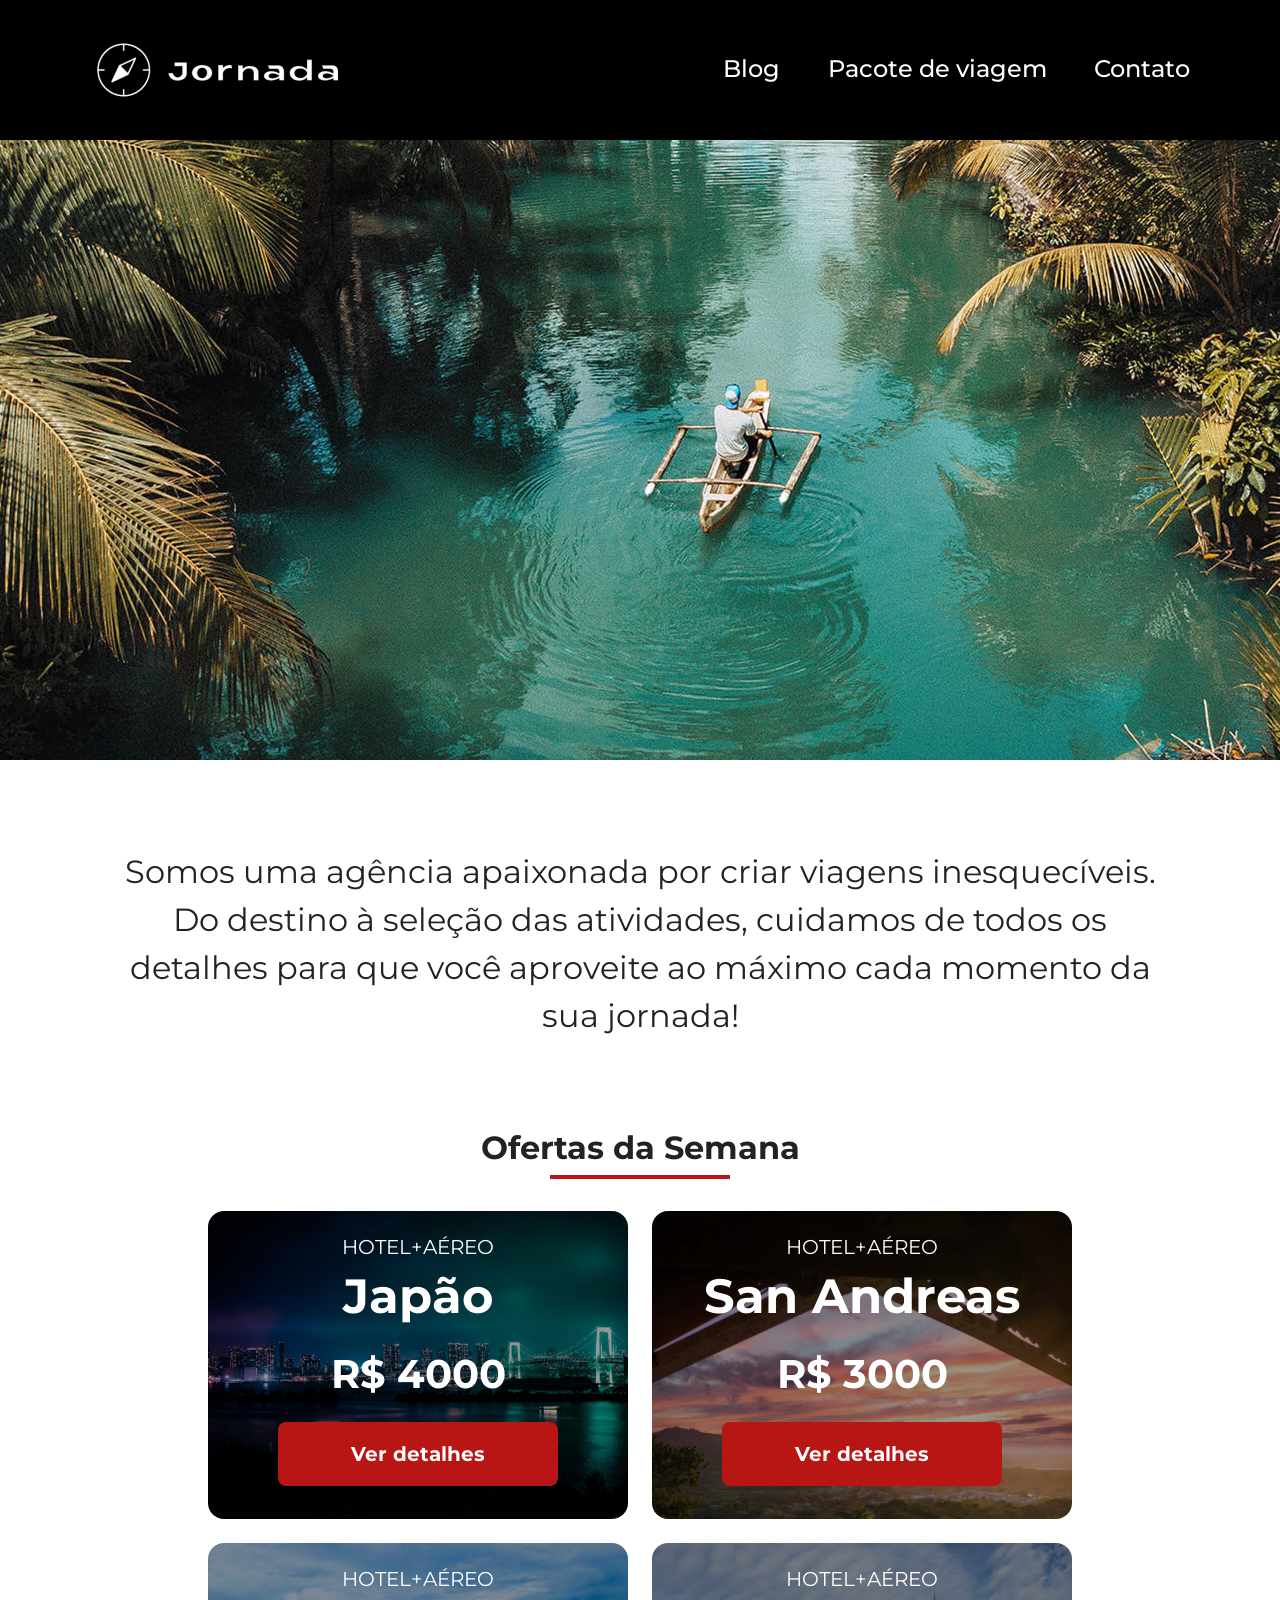
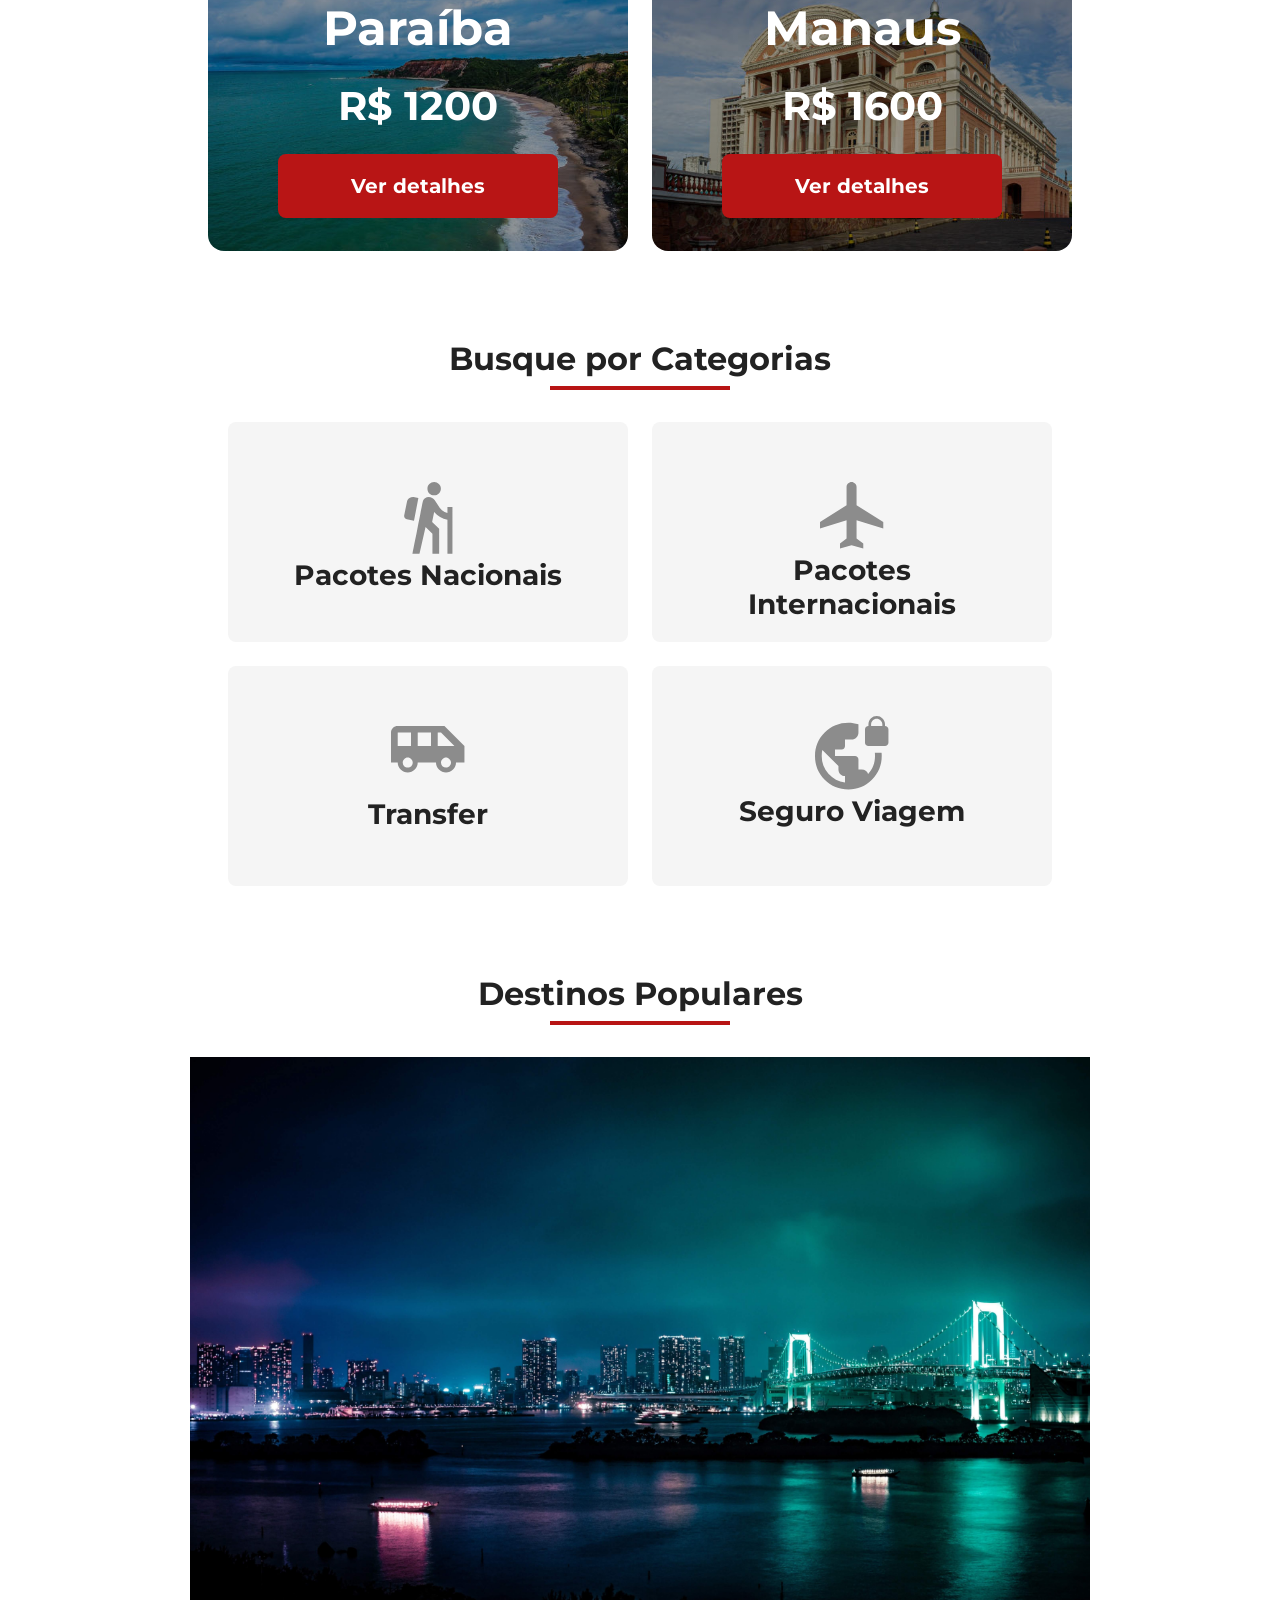
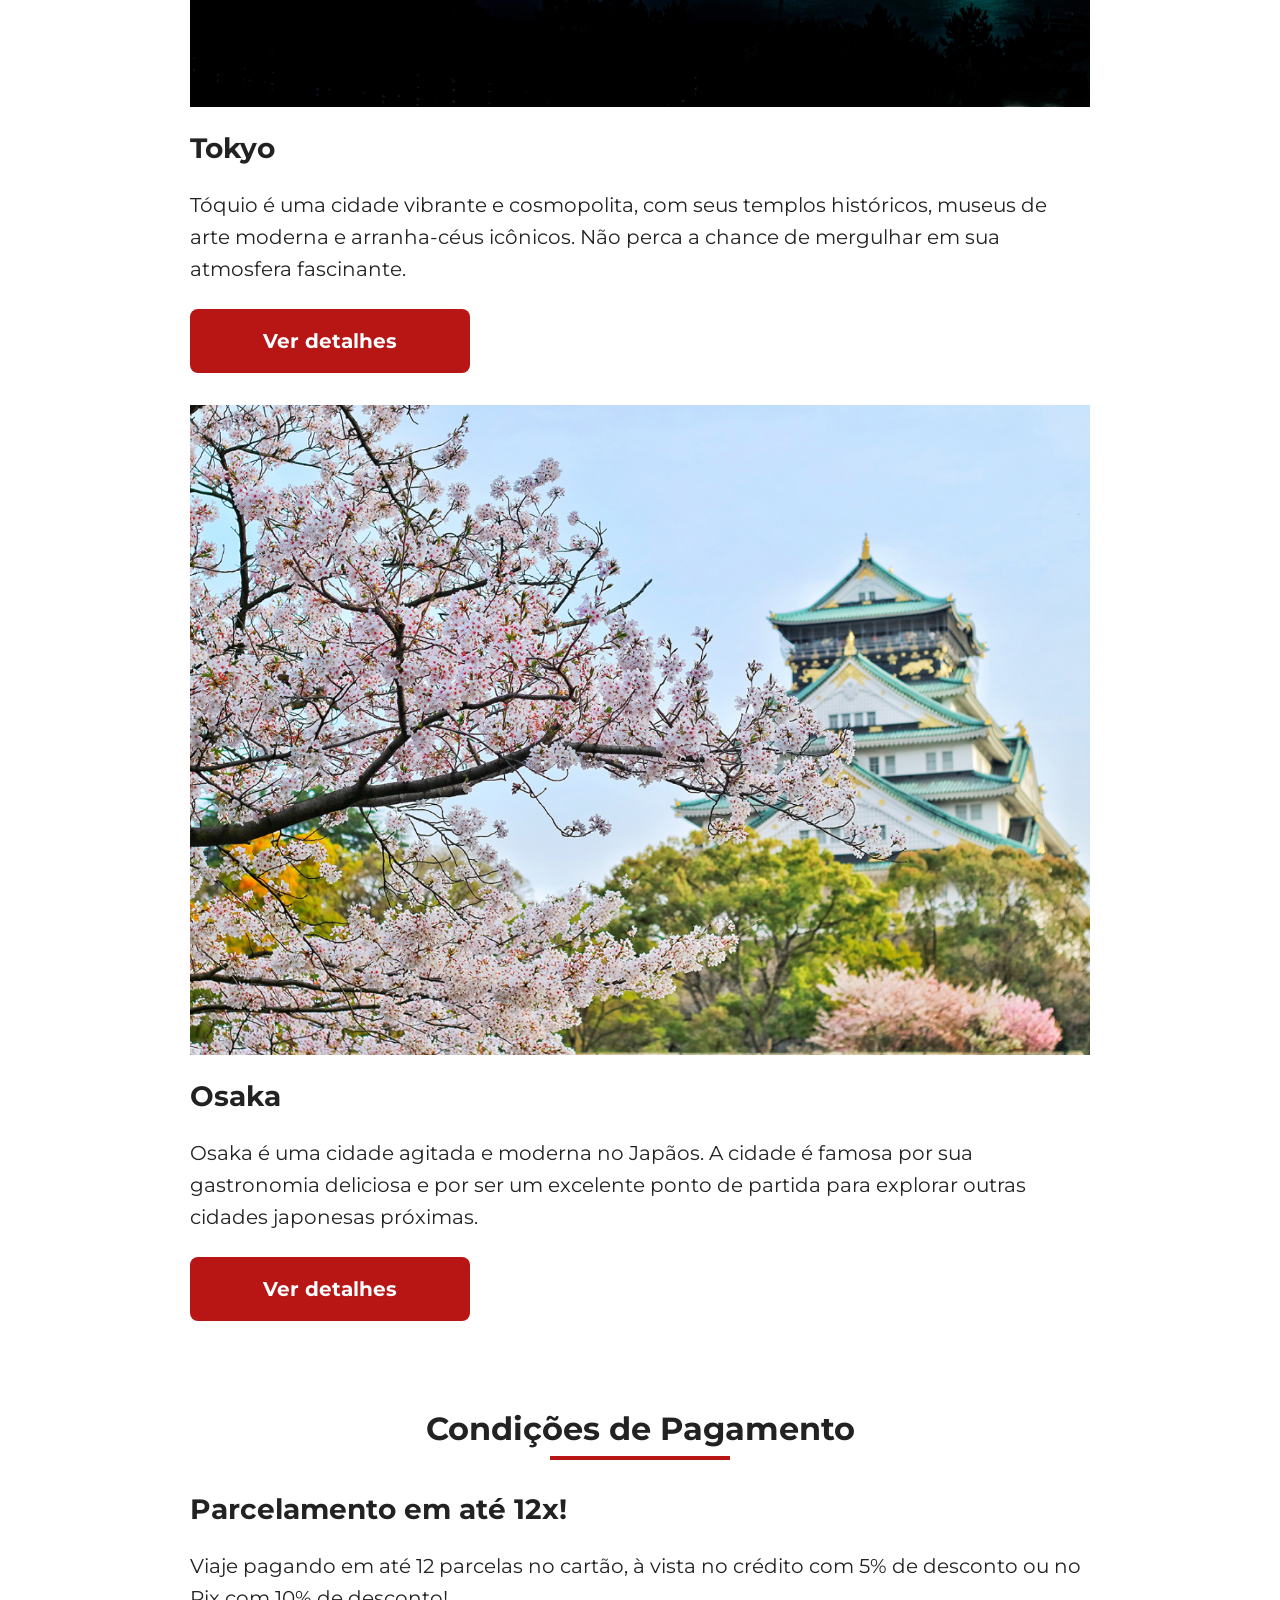
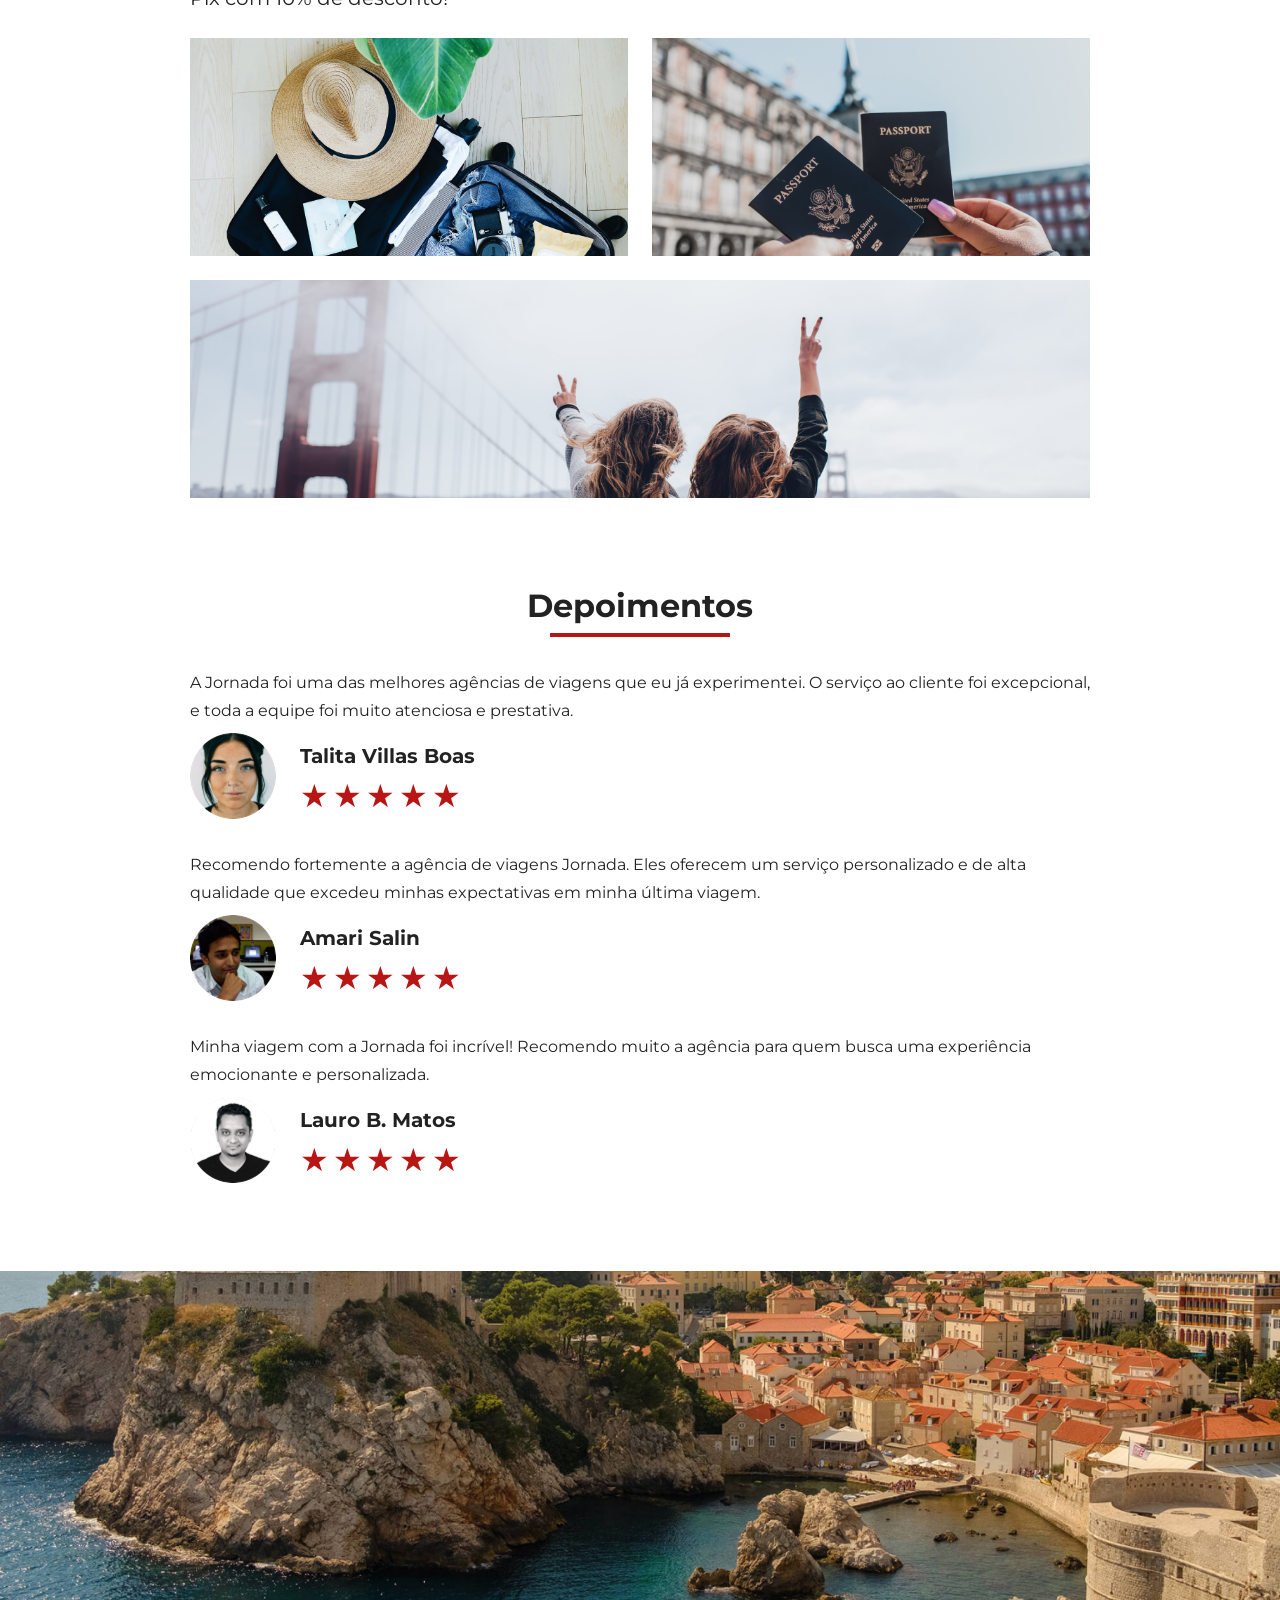
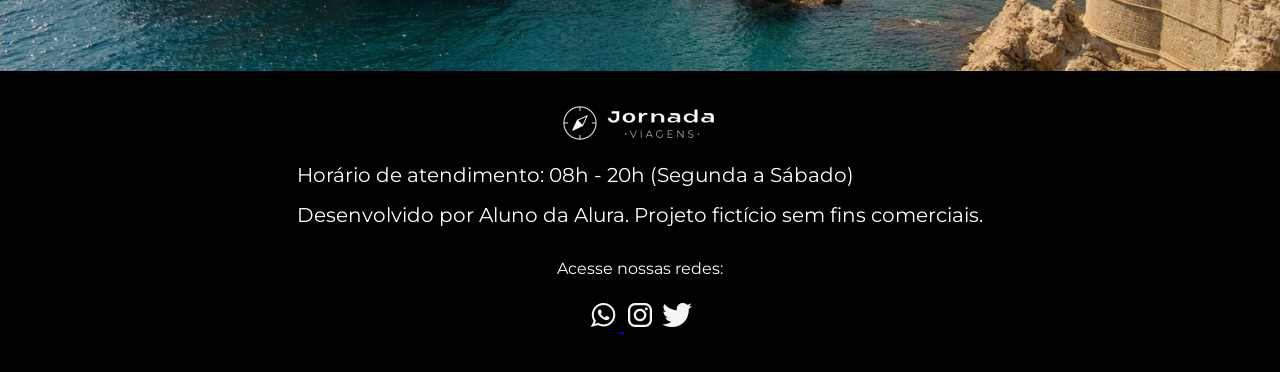
<file: index.html>
<!doctype html>
<html lang="pt-BR">
  <head>
    <meta charset="UTF-8" />
    <meta name="viewport" content="width=device-width, initial-scale=1.0" />
    <link rel="stylesheet" href="./css/style.css" />
    <title>Viagens Jornada</title>
  </head>
  <body>
    <header class="main-header">
      <a class="logo" href="index.html" title="voltar para a página inicial">
        <img
          class="img_mobile"
          src="img/bussola-jornada-branca.svg"
          alt="Bussola do logo Jornada Viagens na cor branca"
        />
        <img
          class="img_desktop"
          src="img/bussola-texto-jornada-branco.png"
          alt="Logo Jornada Viagens na cor branca"
        />
      </a>
      <div class="navigation_menu">
        <label for="menu">
          <img src="img/menu.svg" alt="menu" />
        </label>
        <input type="checkbox" id="menu" hidden />
        <nav class="lista_esconder">
          <ul class="list_link">
            <li>
              <a href="./pages/blog.html" target="_blank" title="Acessar Blog"
                >Blog</a
              >
            </li>
            <li>
              <a
                href="pacotes.html"
                target="_blank"
                title="Acessar pacotes de viagem"
                >Pacote de viagem</a
              >
            </li>
            <li>
              <a href="contato.html" target="_blank" title="Acessar contato"
                >Contato</a
              >
            </li>
          </ul>
        </nav>
      </div>
    </header>
    <section class="hero">
      <div class="hero-img"></div>
      <h2>
        Somos uma agência apaixonada por criar viagens inesquecíveis. Do destino
        à seleção das atividades, cuidamos de todos os detalhes para que você
        aproveite ao máximo cada momento da sua jornada!
      </h2>
    </section>
    <section class="offers">
      <div class="section-title">
        <h2>Ofertas da Semana</h2>
        <hr />
      </div>
      <div class="offers-cards">
        <article class="card japao">
          <header>
            <p>HOTEL+AÉREO</p>
            <h3>Japão</h3>
            <span>R$ 4000</span>
          </header>
          <footer>
            <a href="#" class="button">Ver detalhes</a>
          </footer>
        </article>
        <article class="card san-andreas">
          <header>
            <p>HOTEL+AÉREO</p>
            <h3>San Andreas</h3>
            <span>R$ 3000</span>
          </header>
          <footer>
            <a href="#" class="button">Ver detalhes</a>
          </footer>
        </article>
        <article class="card paraiba">
          <header>
            <p>HOTEL+AÉREO</p>
            <h3>Paraíba</h3>
            <span>R$ 1200</span>
          </header>
          <footer>
            <a href="#" class="button">Ver detalhes</a>
          </footer>
        </article>
        <article class="card manaus">
          <header>
            <p>HOTEL+AÉREO</p>
            <h3>Manaus</h3>
            <span>R$ 1600</span>
          </header>
          <footer>
            <a href="#" class="button">Ver detalhes</a>
          </footer>
        </article>
      </div>
    </section>
    <section class="category-search">
      <div class="section-title">
        <h2>Busque por Categorias</h2>
        <hr />
      </div>
      <div class="cards-category">
        <a
          href="#"
          class="card"
          target="_blank"
          title="Busque sua viagem através da categoria de pacotes nacionais"
        >
          <img
            src="./img/icone-pacotes-nacionais.svg"
            alt="Ícone da imagem de uma pessoa caminhando"
          />
          <h3 class="content-title">Pacotes Nacionais</h3>
        </a>
        <a href="#" class="card">
          <img
            src="./img/icone-pacotes-interacionais.svg"
            alt="Ícone de um avião"
            target="_blank"
            title="Busque sua viagem através da categoria de pacotes Internacionas"
          />
          <h3 class="content-title">Pacotes Internacionais</h3>
        </a>
        <a href="#" class="card single-line transfer">
          <img
            src="./img/icone-transfer.svg"
            alt="Ícone de um veículo de transporte de porte médio"
            target="_blank"
            title="Busque um transfer para a sua viagem"
          />
          <h3 class="content-title">Transfer</h3>
        </a>
        <a href="#" class="card single-line">
          <img
            src="./img/icone-seguro-viagem.svg"
            alt="Ícone de um mundo com cadeado"
            target="_blank"
            title="Busque um seguro para a sua viagem"
          />
          <h3 class="content-title">Seguro Viagem</h3>
        </a>
      </div>
    </section>
    <section class="destinations">
      <div class="section-title">
        <h2>Destinos Populares</h2>
        <hr />
      </div>
      <div class="destinations-items">
        <article class="item">
          <header>
            <div class="img-item Tokyo">
              <img
                src="./img/Tokyo_Mobile.png"
                alt="Imagem da cidade de tokyo a noite"
              />
            </div>
            <h4 class="content-title">Tokyo</h4>
          </header>
          <p class="content-text">
            Tóquio é uma cidade vibrante e cosmopolita, com seus templos
            históricos, museus de arte moderna e arranha-céus icônicos. Não
            perca a chance de mergulhar em sua atmosfera fascinante.
          </p>
          <footer>
            <a
              href="#"
              class="button"
              target="blank"
              title="Veja mais detalhes do destino Tokyo"
              >Ver detalhes</a
            >
          </footer>
        </article>
        <article class="item">
          <header>
            <div class="img-item Osaka">
              <img
                src="./img/Osaka_Mobile.png"
                alt="Imagem de uma árvore cerejera"
              />
            </div>
            <h4 class="content-title">Osaka</h4>
          </header>
          <p class="content-text">
            Osaka é uma cidade agitada e moderna no Japãos. A cidade é famosa
            por sua gastronomia deliciosa e por ser um excelente ponto de
            partida para explorar outras cidades japonesas próximas.
          </p>
          <footer>
            <a
              href="#"
              class="button"
              target="blank"
              title="Veja mais detalhes do destino Osaka"
              >Ver detalhes</a
            >
          </footer>
        </article>
      </div>
    </section>
    <section class="payments">
      <div class="section-title">
        <h2>Condições de Pagamento</h2>
        <hr />
      </div>
      <div class="group_payments">
        <div class="text-content">
          <h3 class="content-title">Parcelamento em até 12x!</h3>
          <p class="content-text">
            Viaje pagando em até 12 parcelas no cartão, à vista no crédito com
            5% de desconto ou no Pix com 10% de desconto!
          </p>
        </div>
        <div class="image-gallery">
          <div class="image first"></div>
          <div class="image second"></div>
          <div class="image thirdy"></div>
        </div>
      </div>
    </section>
    <section class="testimonial">
      <div class="section-title">
        <h2>Depoimentos</h2>
        <hr />
      </div>
      <div class="testimonial-container">
        <article>
          <header>
            <p>
              A Jornada foi uma das melhores agências de viagens que eu já
              experimentei. O serviço ao cliente foi excepcional, e toda a
              equipe foi muito atenciosa e prestativa.
            </p>
          </header>
          <footer>
            <img
              src="img/Avatar_Talita.png"
              alt="Imagem de comentarios de Talita Vilas Boas"
            />
            <div class="profile-content">
              <h4>Talita Villas Boas</h4>
              <div class="rating">
                <span class="star">★</span>
                <span class="star">★</span>
                <span class="star">★</span>
                <span class="star">★</span>
                <span class="star">★</span>
              </div>
            </div>
          </footer>
        </article>
        <article>
          <header>
            <p>
              Recomendo fortemente a agência de viagens Jornada. Eles oferecem
              um serviço personalizado e de alta qualidade que excedeu minhas
              expectativas em minha última viagem.
            </p>
          </header>
          <footer>
            <img
              src="img/Avatar_Amari.png"
              alt="Imagem de comentarios de Amari Salin"
            />
            <div class="profile-content">
              <h4>Amari Salin</h4>
              <div class="rating">
                <span class="star">★</span>
                <span class="star">★</span>
                <span class="star">★</span>
                <span class="star">★</span>
                <span class="star">★</span>
              </div>
            </div>
          </footer>
        </article>
        <article>
          <header>
            <p>
              Minha viagem com a Jornada foi incrível! Recomendo muito a agência
              para quem busca uma experiência emocionante e personalizada.
            </p>
          </header>
          <footer>
            <img
              src="img/Avatar_Mauro.png"
              alt="Imagem de comentarios de Lauro B. Matos"
            />
            <div class="profile-content">
              <h4>Lauro B. Matos</h4>
              <div class="rating">
                <span class="star">★</span>
                <span class="star">★</span>
                <span class="star">★</span>
                <span class="star">★</span>
                <span class="star">★</span>
              </div>
            </div>
          </footer>
        </article>
      </div>
    </section>
    <footer class="main_footer">
      <div class="img_footer"></div>
      <div class="footer_content">
        <img src="./img/Logo_footer_main.png" class="img_logo_footer" alt="" />
        <ul>
          <li>Horário de atendimento: 08h - 20h (Segunda a Sábado)</li>
          <li>
            Desenvolvido por Aluno da Alura. Projeto fictício sem fins
            comerciais.
          </li>
        </ul>
        <div class="social_media">
          <h3>Acesse nossas redes:</h3>

          <a href="#">
            <img
              src="/img/icone_whatsapp.png"
              alt="ícone da página do whatsapp"
              target="_blank"
              title="Acesse o nosso whatsapp"
            />
          </a>
          <a href="#">
            <img
              src="/img/icone_instragram.png"
              alt="ícone da página do Instagram"
              target="_blank"
              title="Acesse o nosso Instagram"
          /></a>
          <a href="#">
            <img
              src="/img/icone_twiter.png"
              alt="ícone da página do Twitter"
              target="_blank"
              title="Acesse o nosso Twitter"
          /></a>
        </div>
      </div>
    </footer>
  </body>
</html>
</file>
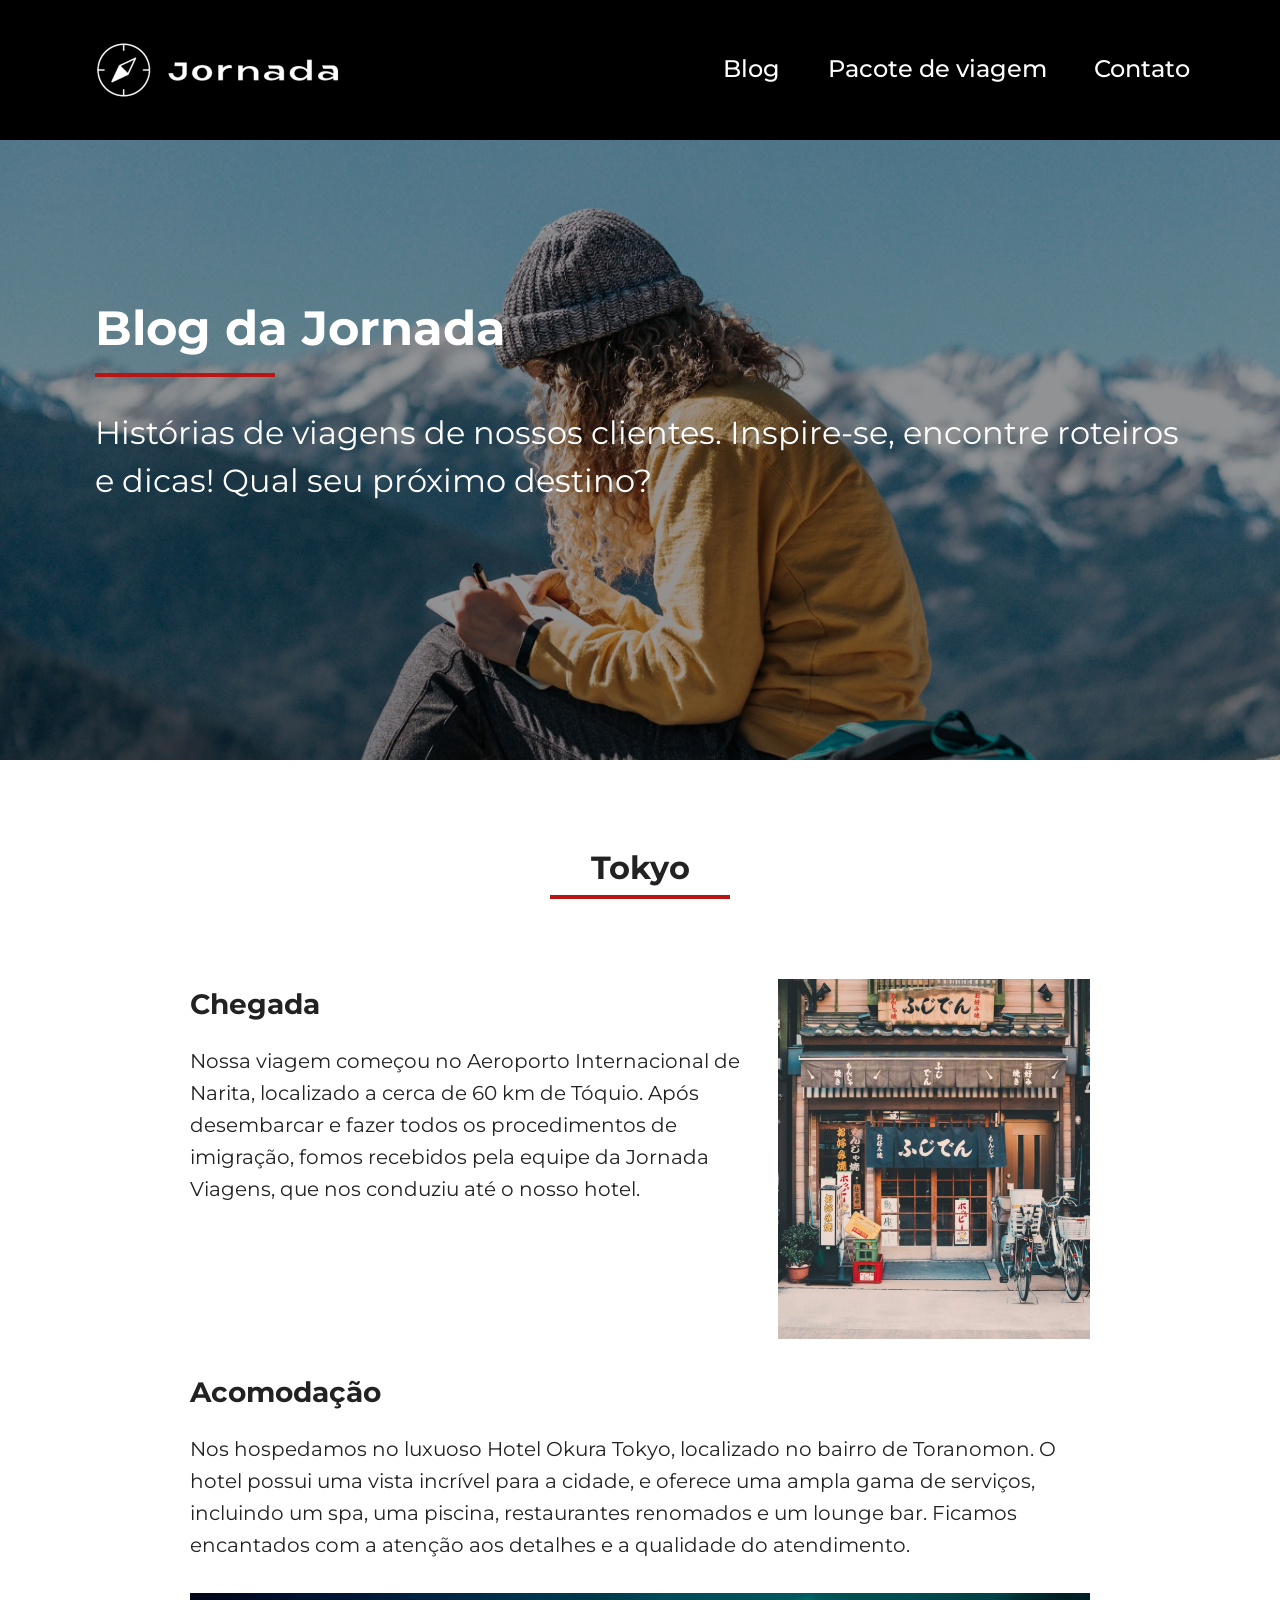
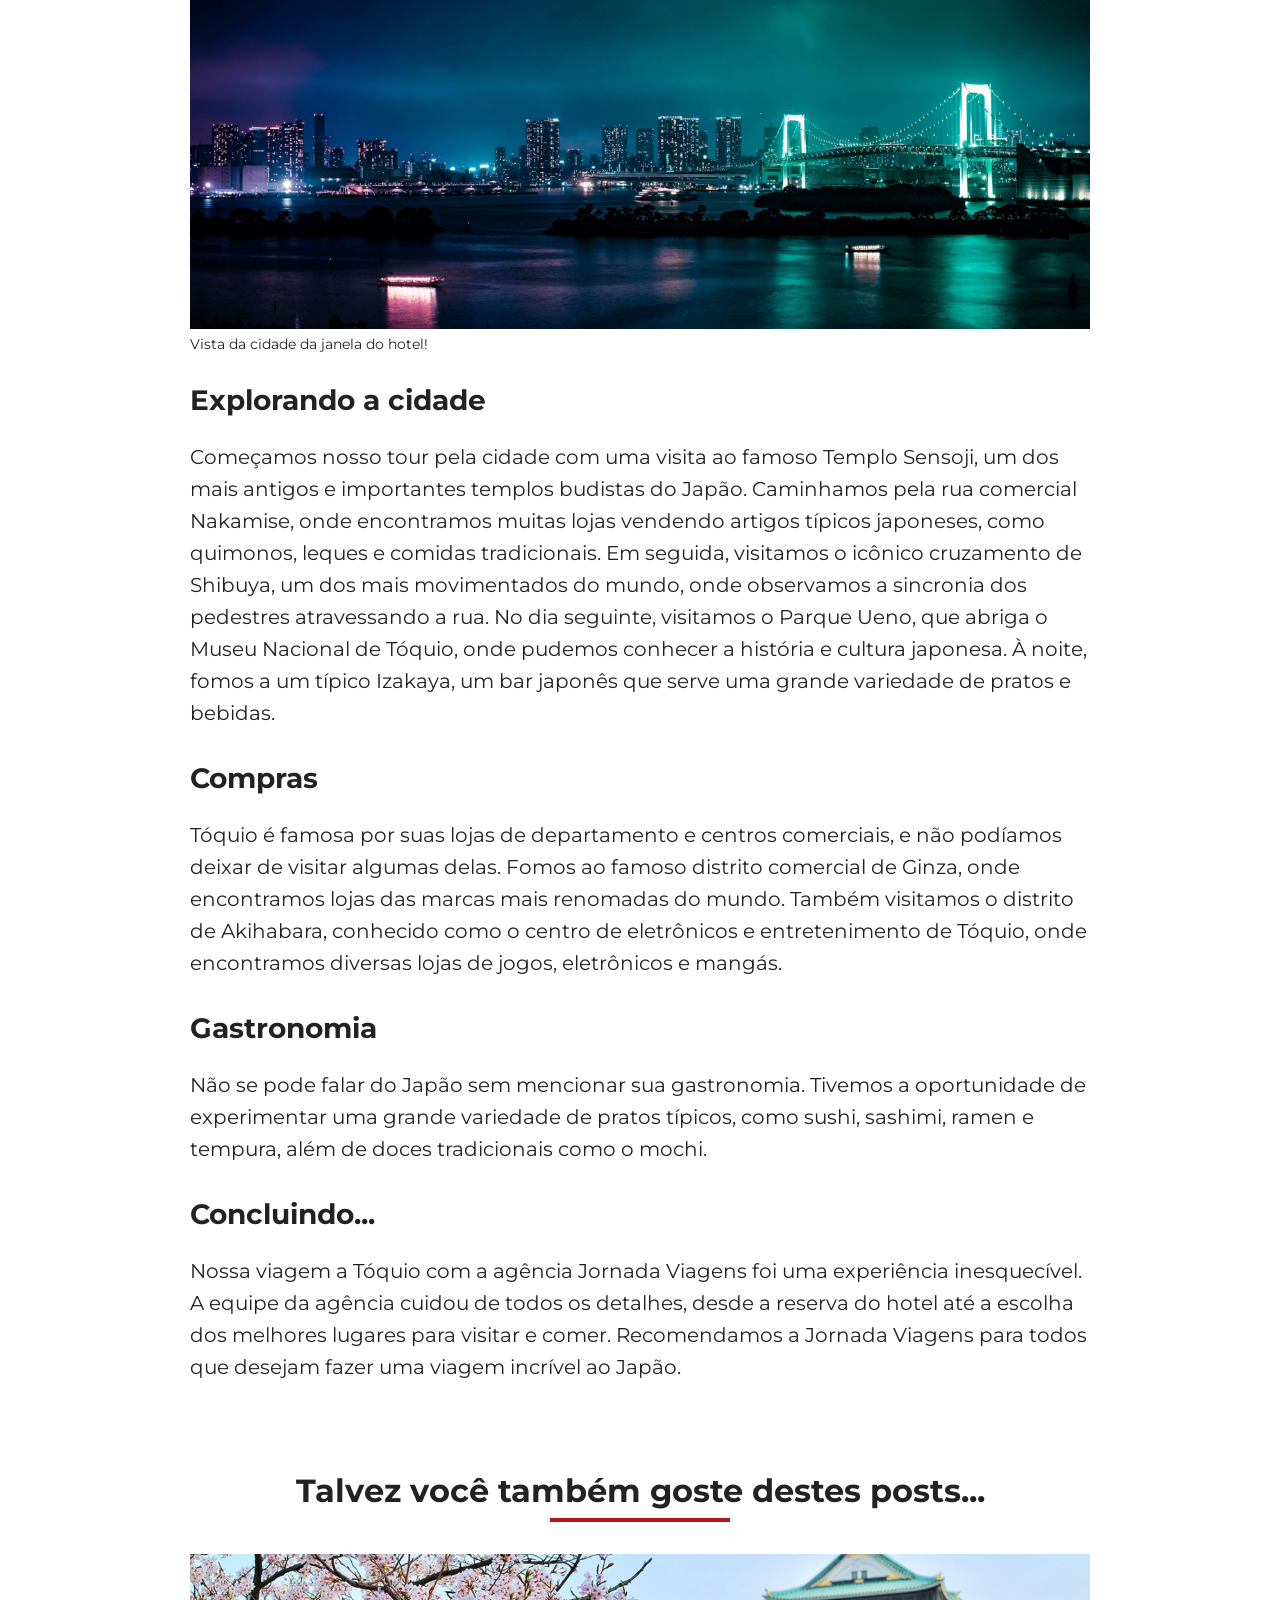
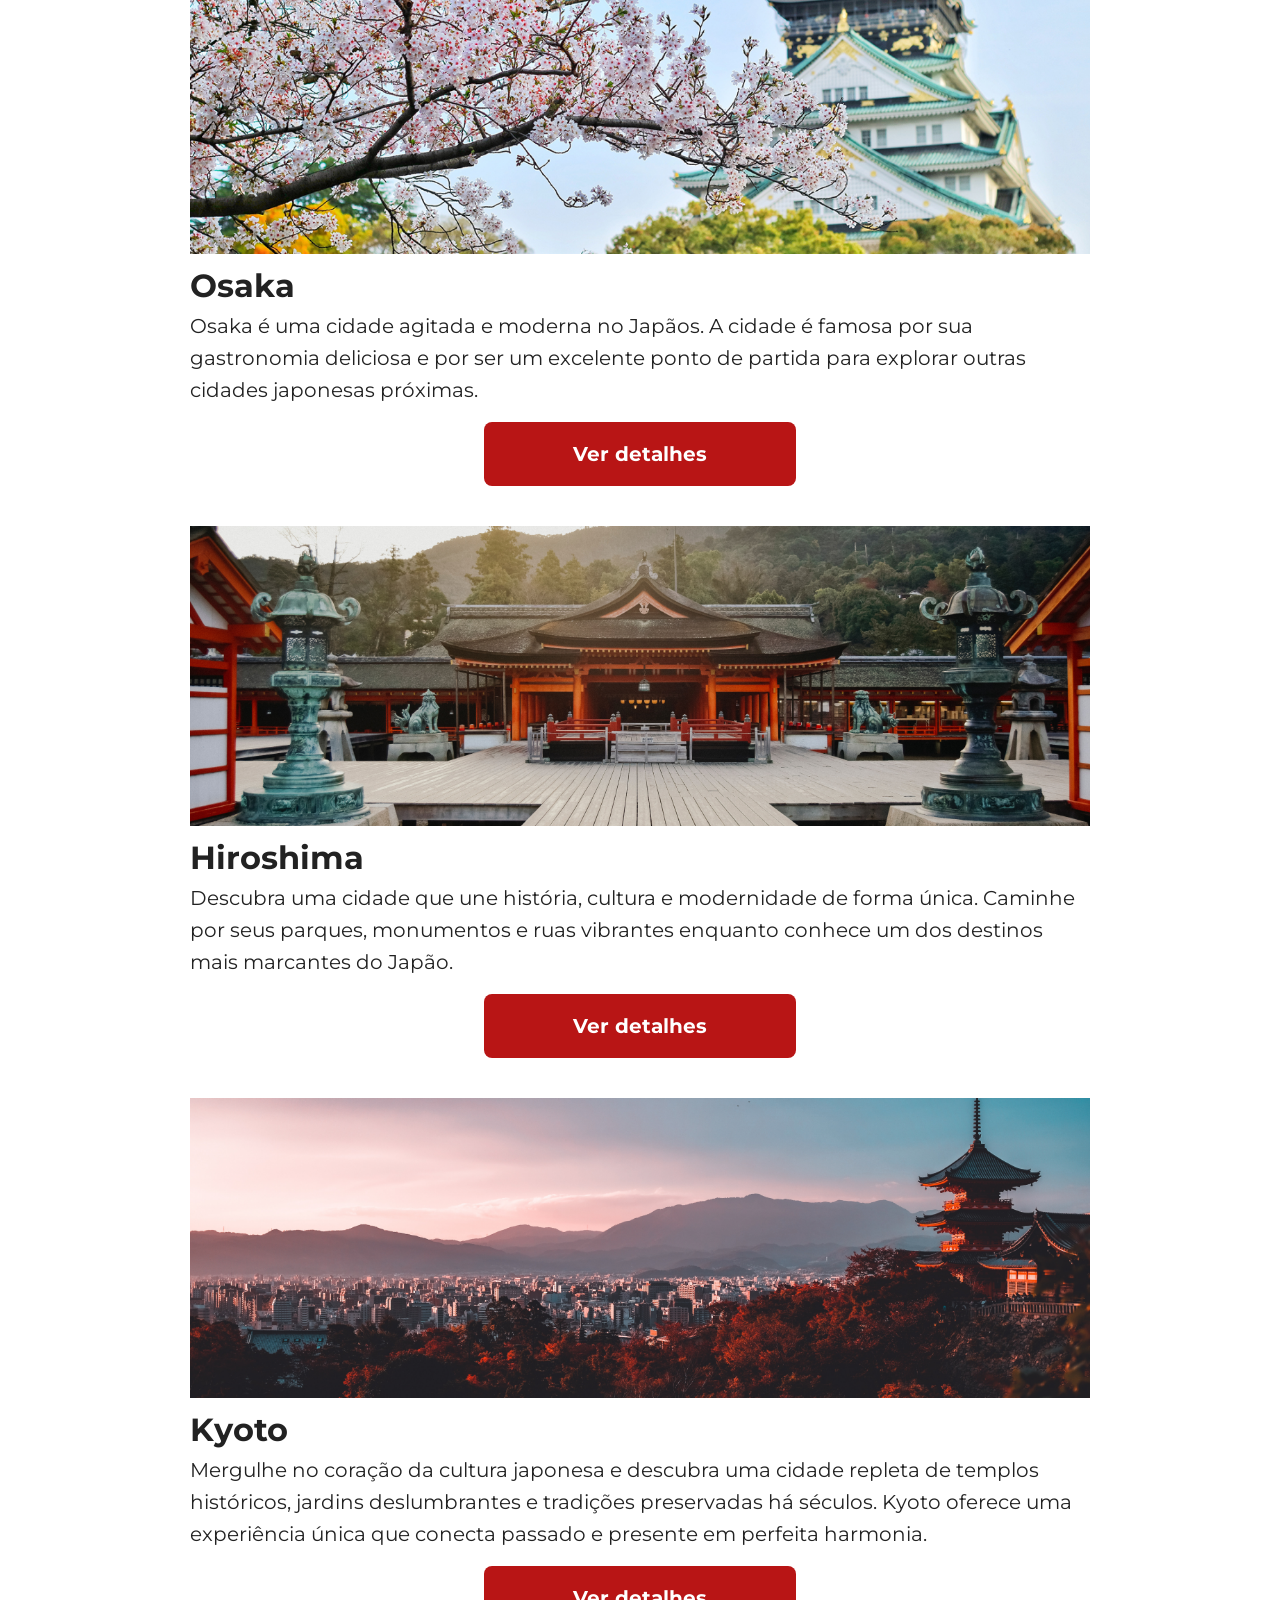
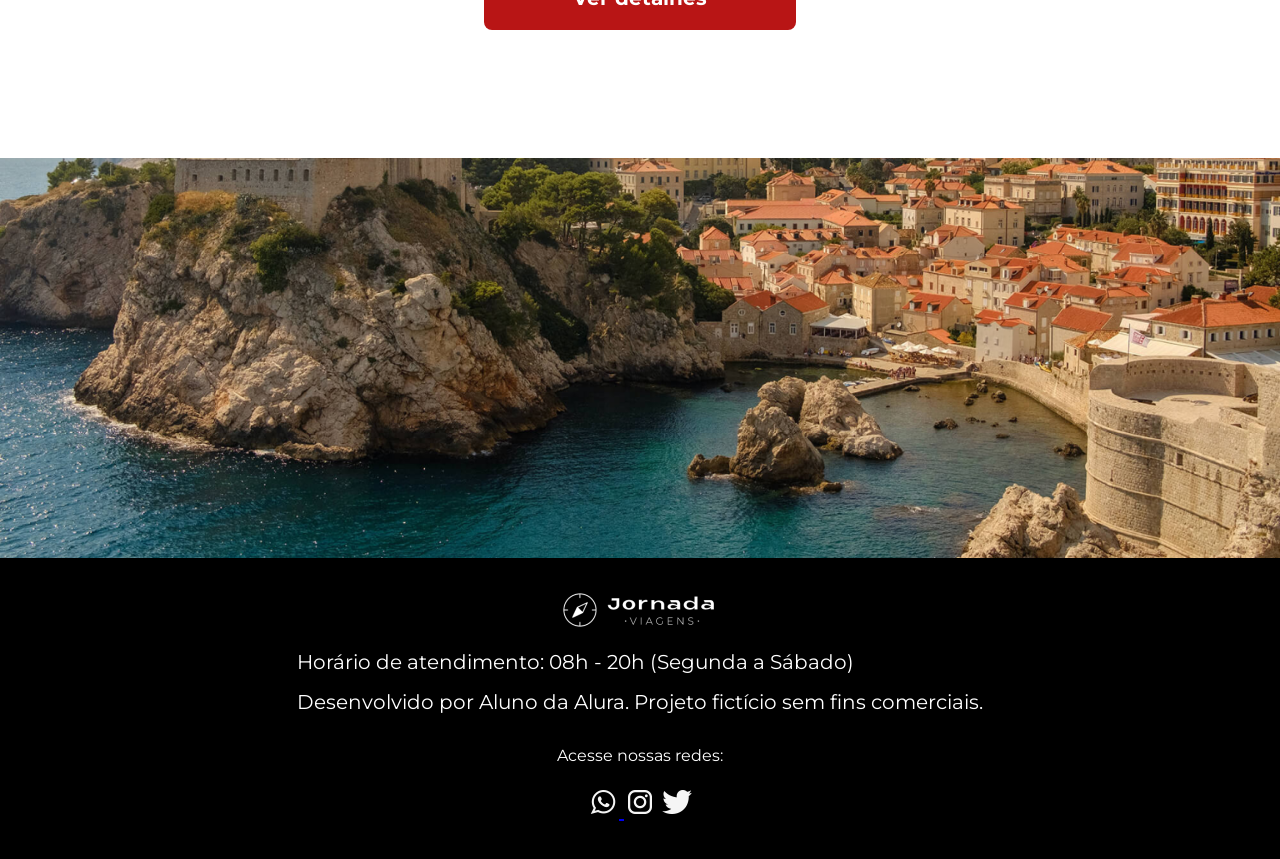
<file: pages/blog.html>
<!doctype html>
<html lang="pt-BR">
  <head>
    <meta charset="UTF-8" />
    <meta name="viewport" content="width=device-width, initial-scale=1.0" />
    <link rel="stylesheet" href="../css/style.css" />
    <title>Blog</title>
  </head>
  <body>
    <header class="main-header">
      <a class="logo" href="../index.html" title="voltar para a página inicial">
        <img
          class="img_mobile"
          src="../img/bussola-jornada-branca.svg"
          alt="Bussola do logo Jornada Viagens na cor branca"
        />
        <img
          class="img_desktop"
          src="../img/bussola-texto-jornada-branco.png"
          alt="Logo Jornada Viagens na cor branca"
        />
      </a>
      <div class="navigation_menu">
        <label for="menu">
          <img src="../img/menu.svg" alt="menu" />
        </label>
        <input type="checkbox" id="menu" hidden />
        <nav class="lista_esconder">
          <ul class="list_link">
            <li>
              <a href="../pages/blog.html" target="_blank" title="Acessar Blog"
                >Blog</a
              >
            </li>
            <li>
              <a
                href="../pacotes.html"
                target="_blank"
                title="Acessar pacotes de viagem"
                >Pacote de viagem</a
              >
            </li>
            <li>
              <a href="../contato.html" target="_blank" title="Acessar contato"
                >Contato</a
              >
            </li>
          </ul>
        </nav>
      </div>
    </header>
    <section class="main-hero-blog">
      <div class="hero-blog-content">
        <div class="section-title">
          <h2>Blog da Jornada</h2>
          <hr />
        </div>
        <p>
          Histórias de viagens de nossos clientes. Inspire-se, encontre roteiros
          e dicas! Qual seu próximo destino?
        </p>
      </div>
    </section>
    <section class="blog-destinations">
      <div class="section-title">
        <h2>Tokyo</h2>
        <hr />
      </div>
      <div class="blog-destinations-content">
        <div class="blog-content-Tokyo">
          <div class="blog-container-Tokyo">
            <h3>Chegada</h3>
            <p>
              Nossa viagem começou no Aeroporto Internacional de Narita,
              localizado a cerca de 60 km de Tóquio. Após desembarcar e fazer
              todos os procedimentos de imigração, fomos recebidos pela equipe
              da Jornada Viagens, que nos conduziu até o nosso hotel.
            </p>
          </div>
          <div class="blog-img blog-store-img">
            <img
              src="/img/blog-tokyo-store-mobile.png"
              alt="Imagem da frente de uma loja em Tokyo"
            />
          </div>
        </div>
        <h3>Acomodação</h3>
        <p>
          Nos hospedamos no luxuoso Hotel Okura Tokyo, localizado no bairro de
          Toranomon. O hotel possui uma vista incrível para a cidade, e oferece
          uma ampla gama de serviços, incluindo um spa, uma piscina,
          restaurantes renomados e um lounge bar. Ficamos encantados com a
          atenção aos detalhes e a qualidade do atendimento.
        </p>
        <div class="blog-img blog-tokyo">
          <img src="/img/Tokyo_Mobile.png" alt="Imagem de Tokyo" />
        </div>
        <p class="caption">Vista da cidade da janela do hotel!</p>
        <h3>Explorando a cidade</h3>
        <p>
          Começamos nosso tour pela cidade com uma visita ao famoso Templo
          Sensoji, um dos mais antigos e importantes templos budistas do Japão.
          Caminhamos pela rua comercial Nakamise, onde encontramos muitas lojas
          vendendo artigos típicos japoneses, como quimonos, leques e comidas
          tradicionais. Em seguida, visitamos o icônico cruzamento de Shibuya,
          um dos mais movimentados do mundo, onde observamos a sincronia dos
          pedestres atravessando a rua. No dia seguinte, visitamos o Parque
          Ueno, que abriga o Museu Nacional de Tóquio, onde pudemos conhecer a
          história e cultura japonesa. À noite, fomos a um típico Izakaya, um
          bar japonês que serve uma grande variedade de pratos e bebidas.
        </p>
        <h3>Compras</h3>
        <p>
          Tóquio é famosa por suas lojas de departamento e centros comerciais, e
          não podíamos deixar de visitar algumas delas. Fomos ao famoso distrito
          comercial de Ginza, onde encontramos lojas das marcas mais renomadas
          do mundo. Também visitamos o distrito de Akihabara, conhecido como o
          centro de eletrônicos e entretenimento de Tóquio, onde encontramos
          diversas lojas de jogos, eletrônicos e mangás.
        </p>
        <h3>Gastronomia</h3>
        <p>
          Não se pode falar do Japão sem mencionar sua gastronomia. Tivemos a
          oportunidade de experimentar uma grande variedade de pratos típicos,
          como sushi, sashimi, ramen e tempura, além de doces tradicionais como
          o mochi.
        </p>
        <h3>Concluindo...</h3>
        <p>
          Nossa viagem a Tóquio com a agência Jornada Viagens foi uma
          experiência inesquecível. A equipe da agência cuidou de todos os
          detalhes, desde a reserva do hotel até a escolha dos melhores lugares
          para visitar e comer. Recomendamos a Jornada Viagens para todos que
          desejam fazer uma viagem incrível ao Japão.
        </p>
      </div>
    </section>
    <section class="suggestion">
      <div class="section-title">
        <h2>Talvez você também goste destes posts...</h2>
        <hr />
      </div>
      <div class="suggestion-items">
        <article class="suggestion-item">
          <header>
            <div class="suggestion-img Osaka">
              <img
                src="../img/Osaka_Mobile.png"
                alt="Imagem de uma árvore cerejera"
              />
            </div>
            <h4 class="blog-suggestion-title">Osaka</h4>
          </header>
          <p class="blog-suggestion-text">
            Osaka é uma cidade agitada e moderna no Japãos. A cidade é famosa
            por sua gastronomia deliciosa e por ser um excelente ponto de
            partida para explorar outras cidades japonesas próximas.
          </p>
          <footer>
            <a
              href="#"
              class="button"
              target="blank"
              title="Veja mais detalhes do destino Osaka"
              >Ver detalhes
            </a>
          </footer>
        </article>
        <article class="suggestion-item">
          <header>
            <div class="suggestion-img Hiroshima">
              <img
                src="../img/Hiroshima_Mobile.png"
                alt="Imagem de ao que parece ser um templo"
              />
            </div>
            <h4 class="blog-suggestion-title">Hiroshima</h4>
          </header>
          <p class="blog-suggestion-text">
            Descubra uma cidade que une história, cultura e modernidade de forma
            única. Caminhe por seus parques, monumentos e ruas vibrantes
            enquanto conhece um dos destinos mais marcantes do Japão.
          </p>
          <footer>
            <a
              href="#"
              class="button"
              target="blank"
              title="Veja mais detalhes do destino Osaka"
              >Ver detalhes
            </a>
          </footer>
        </article>
        <article class="suggestion-item">
          <header>
            <div class="suggestion-img Kyoto">
              <img
                src="../img/Kyoto_Mobile.png"
                alt="Imagem da cidade de Kyoto fotograda ao longe em meio as árvores"
              />
            </div>
            <h4 class="blog-suggestion-title">Kyoto</h4>
          </header>
          <p class="blog-suggestion-text">
            Mergulhe no coração da cultura japonesa e descubra uma cidade
            repleta de templos históricos, jardins deslumbrantes e tradições
            preservadas há séculos. Kyoto oferece uma experiência única que
            conecta passado e presente em perfeita harmonia.
          </p>
          <footer>
            <a
              href="#"
              class="button"
              target="blank"
              title="Veja mais detalhes do destino Kyoto"
              >Ver detalhes
            </a>
          </footer>
        </article>
      </div>
    </section>
    <footer class="main_footer">
      <div class="img_footer"></div>
      <div class="footer_content">
        <img src="../img/Logo_footer_main.png" class="img_logo_footer" alt="" />
        <ul>
          <li>Horário de atendimento: 08h - 20h (Segunda a Sábado)</li>
          <li>
            Desenvolvido por Aluno da Alura. Projeto fictício sem fins
            comerciais.
          </li>
        </ul>
        <div class="social_media">
          <h3>Acesse nossas redes:</h3>

          <a href="#">
            <img
              src="/img/icone_whatsapp.png"
              alt="ícone da página do whatsapp"
              target="_blank"
              title="Acesse o nosso whatsapp"
            />
          </a>
          <a href="#">
            <img
              src="/img/icone_instragram.png"
              alt="ícone da página do Instagram"
              target="_blank"
              title="Acesse o nosso Instagram"
          /></a>
          <a href="#">
            <img
              src="/img/icone_twiter.png"
              alt="ícone da página do Twitter"
              target="_blank"
              title="Acesse o nosso Twitter"
          /></a>
        </div>
      </div>
    </footer>
  </body>
</html>
</file>
<file: css/style.css>
@import url(global.css);
@import url(header.css);
@import url(hero.css);
@import url(offers.css);
@import url(category-search.css);
@import url(destinations.css);
@import url(payments.css);
@import url(testimonials.css);
@import url(main_footer.css);
@import url(pages-blog-hero.css);
@import url(pages-blog-destinations.css);
@import url(pages-blog-suggestion.css);
</file>
